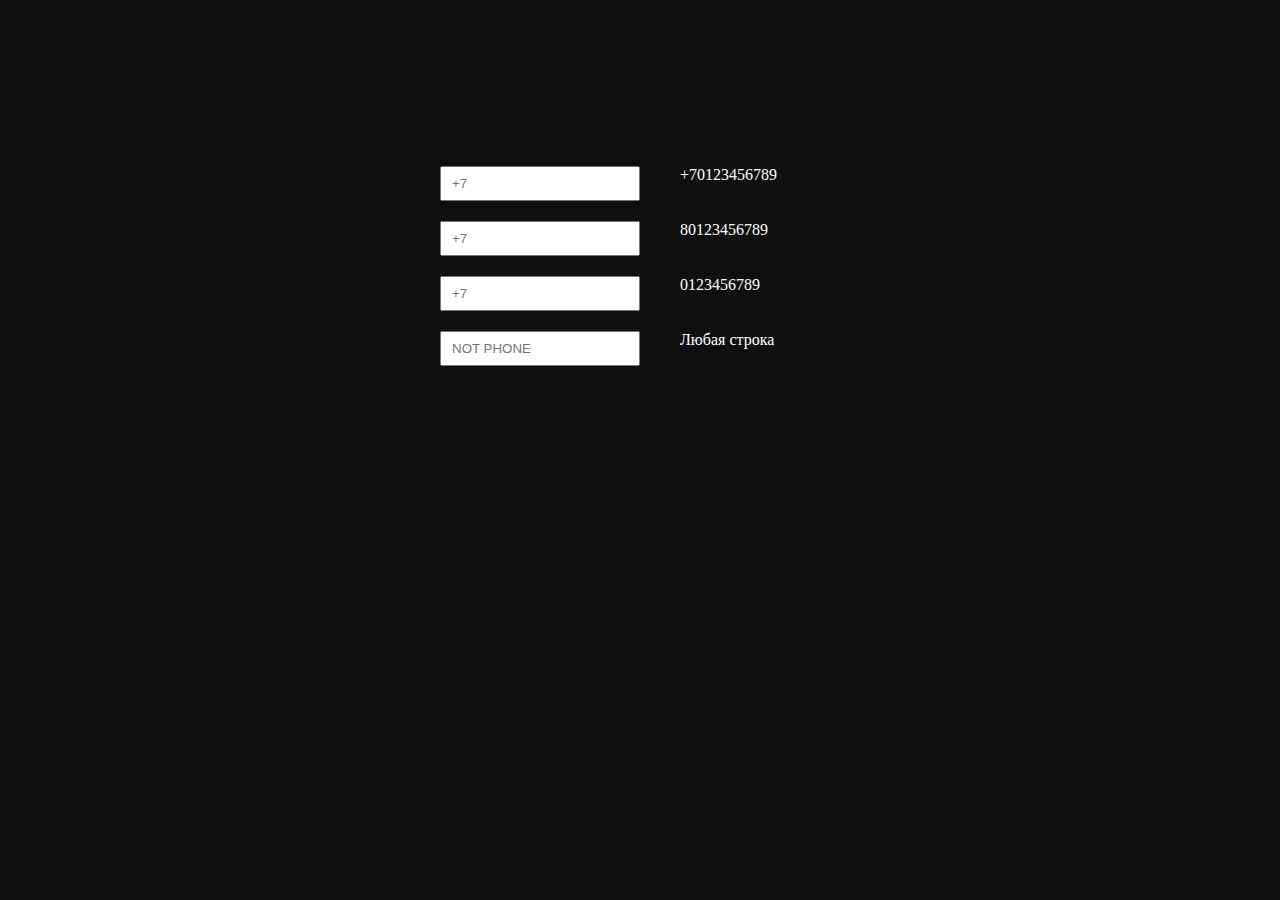
<file: лабораторная 11/index.html>
<!DOCTYPE html>
<html lang="en">
  <head>
    <meta charset="UTF-8" />
    <meta name="viewport" content="width=device-width, initial-scale=1.0" />
    <title>Document</title>
    <style type="text/css">
      body {
        margin: 0;
        background-color: #0f0f0f;
      }

      input {
        box-sizing: border-box;
        padding: 10px;
        margin-bottom: 20px;
        height: 35px;
        width: 200px;
      }

      input:focus {
        outline: none;
      }

      .container {
        display: flex;
        flex-direction: column;
        width: 480px;
        margin-top: 150px;
        margin-right: auto;
        margin-left: auto;
      }

      ul {
        list-style-type: none;
      }

      li {
        display: flex;
        flex-direction: row;
        justify-content: space-between;
        color: white;
      }

      li span {
        width: 200px;
      }
    </style>
  </head>
  <body>
    <div class="container">
      <ul>
        <li>
          <input type="tel" rel="phone" placeholder="+7" />
          <span>+70123456789</span>
        </li>
        <li>
          <input type="tel" rel="phone" placeholder="+7" />
          <span>80123456789</span>
        </li>
        <li>
          <input type="tel" rel="phone" placeholder="+7" />
          <span>0123456789</span>
        </li>
        <li>
          <input type="text" placeholder="NOT PHONE" />
          <span>Любая строка</span>
        </li>
      </ul>
    </div>

    <script src="rel.js"></script>
  </body>
</html>
</file>
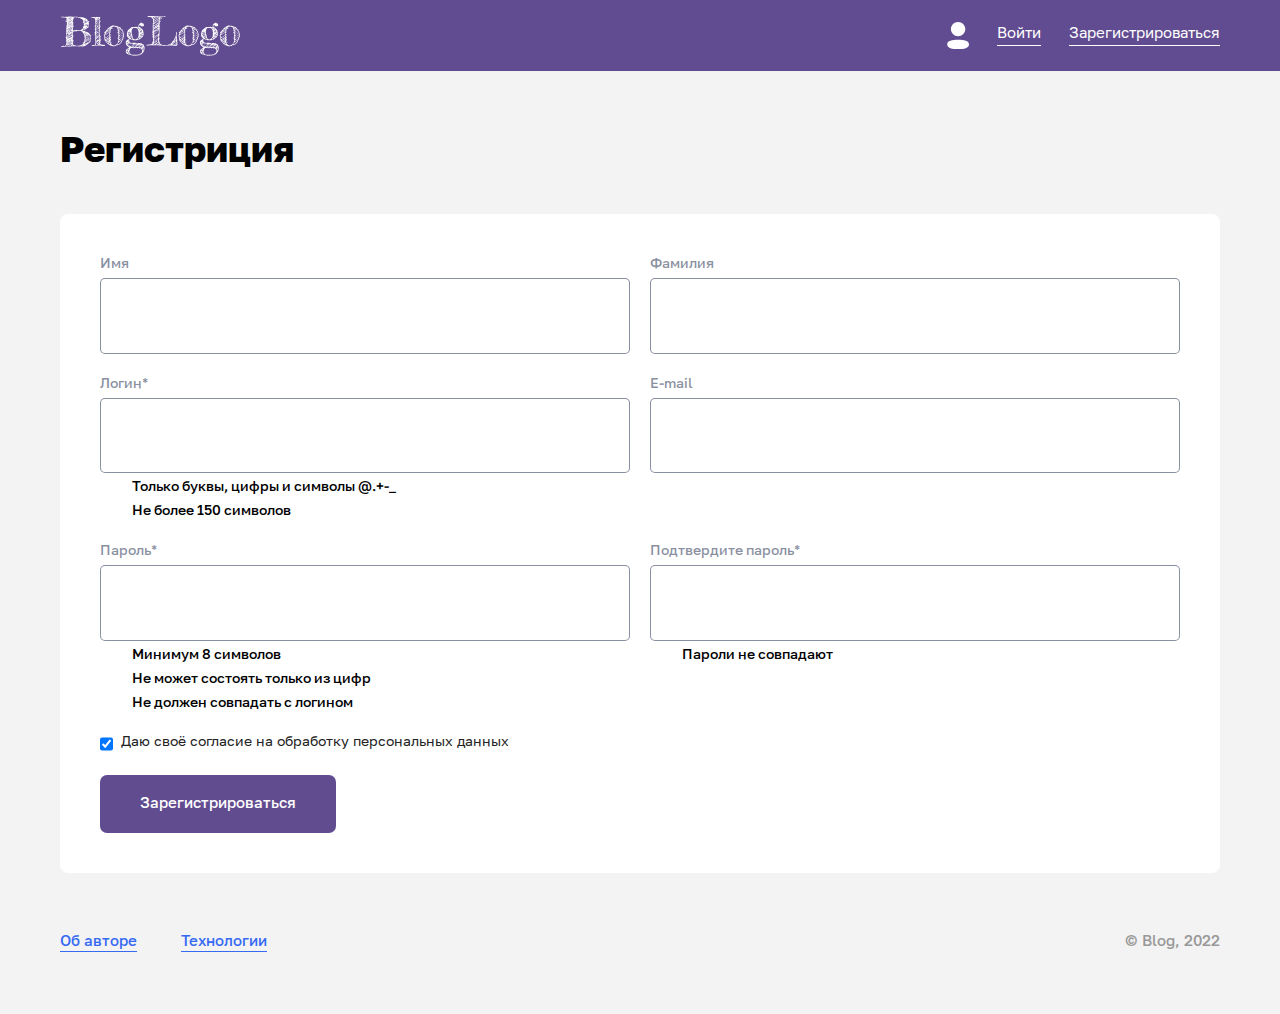
<file: лабораторная 10/index-reg.html>
<!DOCTYPE html>
<html lang="en">
<head>
    <meta charset="UTF-8">
    <meta http-equiv="X-UA-Compatible" content="IE=edge">
    <meta name="viewport" content="width=device-width, initial-scale=1.0">
    <link rel="stylesheet" href="./mian.css">
    <link rel="stylesheet" href="./fount.css">
    <title>Registrashin page</title>
</head>
<body>
    <header>
        <img src="./img/logo.svg" alt="">
        <div class="right_bar">
            <label for="enter">
                <img src="./img/i-user.svg" alt="">
                <a href="#" id="enter">Войти</a>
            </label>
            <a href="#">Зарегистрироваться</a>
        </div>
    </header>
    <main>
        <h1>Регистриция</h1>
            <form action="" method="post" class="regForm">
                <div class="row">
                    <div class="left">
                        <label for="NamePeople">Имя</label>
                        <input type="text" id="NamePeople">
                    </div>
                    <div class="right">
                        <label for="SurnamePeople">Фамилия</label>
                        <input type="text" id="SurnamePeople">
                    </div>
                </div>
                <div class="row">
                    <div class="left">
                        <label for="UserName">Логин*</label>
                        <input class="valid" type="text" id="UserName" required>
                        <span class="Errors_log">
                            <div><span></span>Только буквы, цифры и символы @.+-_</div>
                            <div><span></span>Не более 150 символов</div>
                        </span>                        
                    </div>
                    <div class="right">
                        <label for="EmailAdres">E-mail</label>
                        <input type="email" id="EmailAdres">
                    </div>
                </div>
                <div class="row">
                    <div class="left">
                        <label for="PS">Пароль*</label>
                        <input class="valid" type="password" id="PS" required>
                        <span class="Errors_pas">
                            <div><span></span>Минимум 8 символов</div>
                            <div><span></span>Не может состоять только из цифр</div>
                            <div><span></span>Не должен совпадать с логином</div>
                        </span>   
                    </div>
                    <div class="right">
                        <label for="PS2">Подтвердите пароль*</label>
                        <input class="valid" type="password" id="PS1" required>
                        <span class="Errors_pas1">
                            <div><span></span>Пароли не совпадают</div>
                        </span>  
                    </div>
                </div>
                <div class="row btn">
                    <div class="checked">
                        <label for="ChekedBox">Даю своё согласие на обработку персональных данных</label>
                        <input type="checkbox" id="ChekedBox" checked>
                    </div>
                    <button type="submit">Зарегистрироваться</button>
                </div>
            </form>
    </main>
    <footer>
        <div class="left_foot">
            <a href="#">Об авторе</a>
            <a href="#">Технологии</a>
        </div>
        <div class="right_foot">
            © Blog, 2022
        </div>
    </footer>  
    <script src="./errors chech.js"></script> 
</body>
</html>
</file>
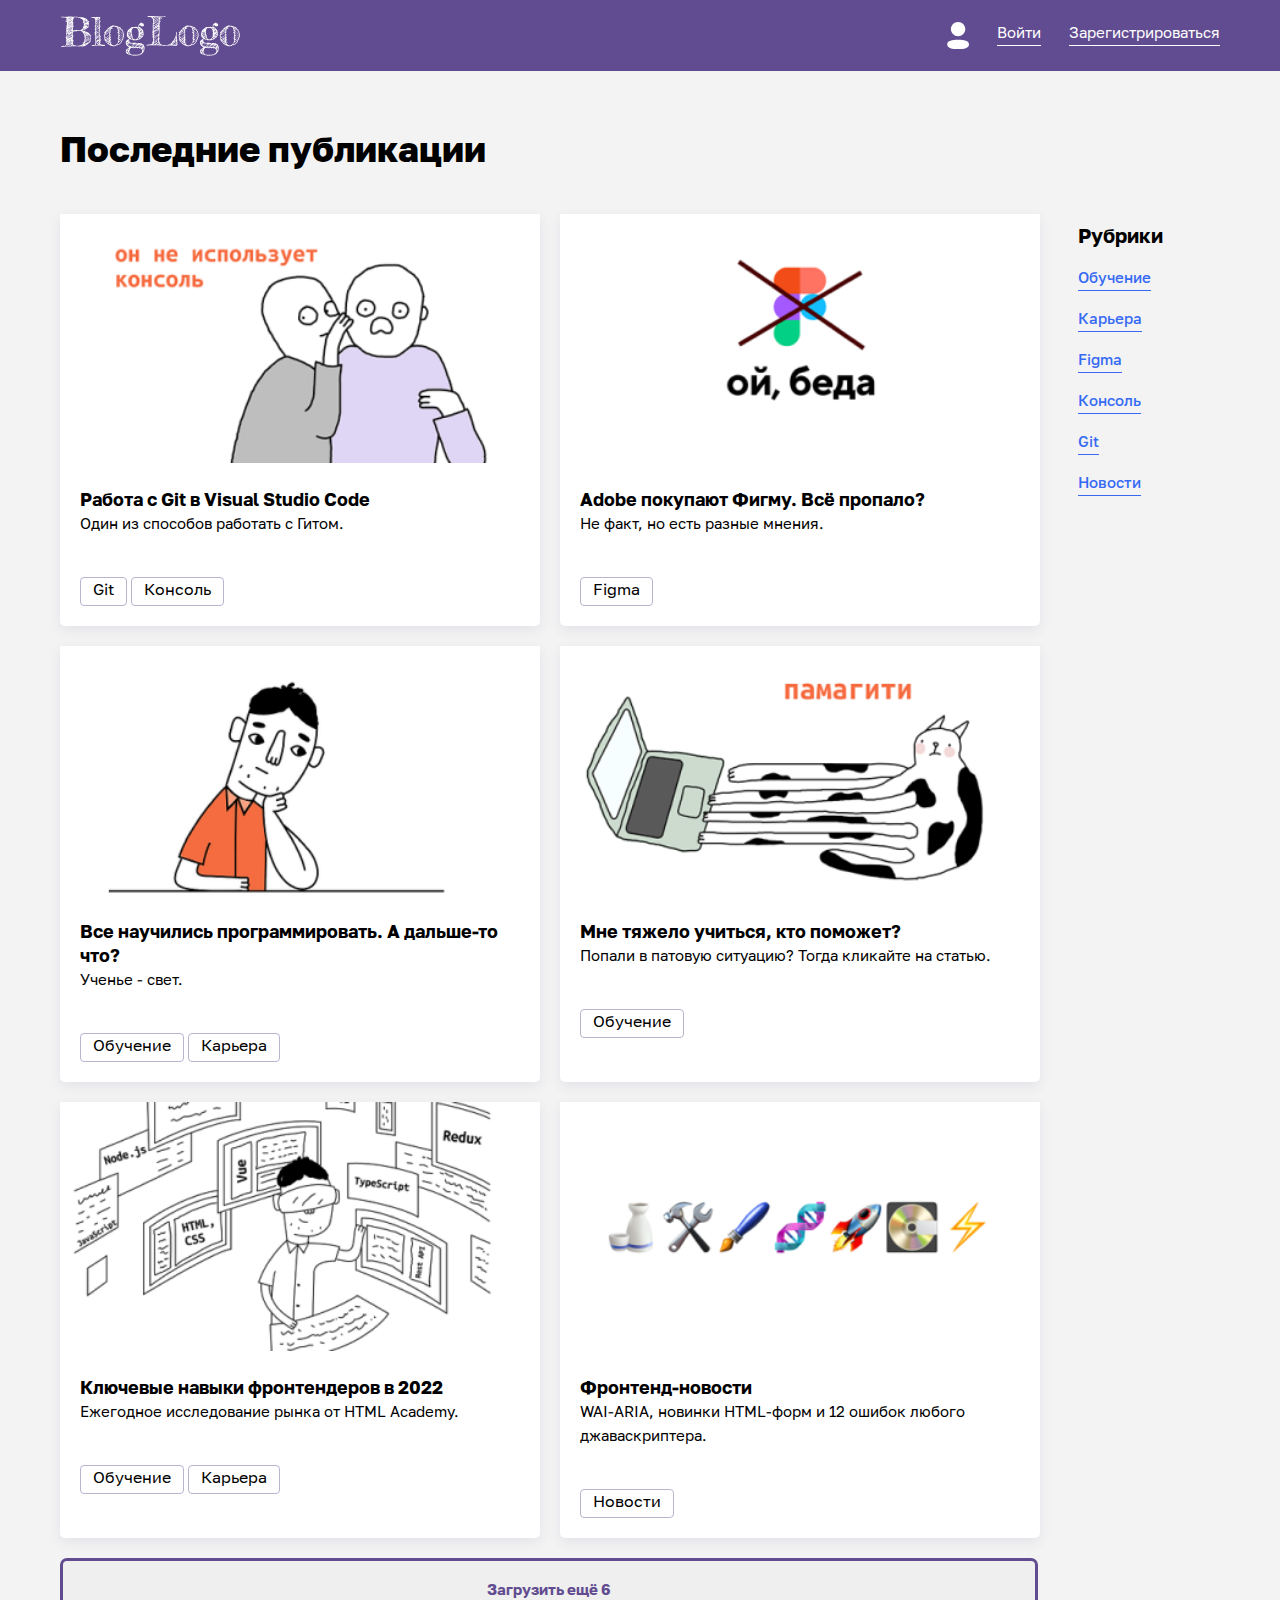
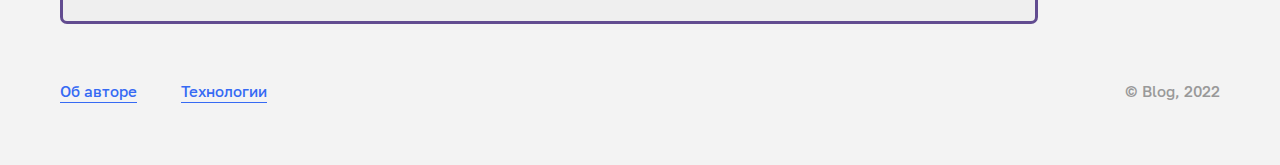
<file: лабораторная 4/main.html>
<!DOCTYPE html>
<html lang="en">
<head>
    <meta charset="UTF-8">
    <meta http-equiv="X-UA-Compatible" content="IE=edge">
    <meta name="viewport" content="width=device-width, initial-scale=1.0">
    <link rel="stylesheet" href="./main.css">
    <link rel="stylesheet" href="./fount.css">
    <title>Main</title>
</head>
<body>
    <header>
        <img src="./img/logo.svg" alt="">
        <div class="right_bar">
            <label for="enter">
                <img src="./img/i-user.svg" alt="">
                <a href="#" id="enter">Войти</a>
            </label>
            <a href="#">Зарегистрироваться</a>
        </div>
    </header>
    <main>
        <h1>Последние публикации</h1>
        <div class="Main">
            <div class="publisher_btn">
                <div class="pubulich_list">
                    <div class="row">
                        <div class="post">
                            <img src="./img/post-1.png" alt="">
                            <div class="infoPost">
                                <div>
                                    <div class="name">Работа с Git в Visual Studio Code</div>
                                    <div class="smallText">Один из способов работать с Гитом.</div>
                                </div>
                                <div class="lb">
                                    <span>Git</span>
                                    <span>Консоль</span>
                                </div>
                            </div>
                        </div>
                        <div class="post">
                            <img src="./img/post-2.png" alt="">
                            <div class="infoPost">
                                <div>
                                    <div class="name">Adobe покупают Фигму. Всё пропало?</div>
                                    <div class="smallText">Не факт, но есть разные мнения.</div>
                                </div>
                                <div class="lb">
                                    <span>Figma</span>
                                </div>
                            </div>
                        </div>
                    </div>
                    <div class="row">
                        <div class="post">
                            <img src="./img/post-3.png" alt="">
                            <div class="infoPost">
                                <div>
                                    <div class="name">Все научились программировать. А дальше-то что?</div>
                                    <div class="smallText">Ученье - свет.</div>
                                </div>
                                <div class="lb">
                                    <span>Обучение</span>
                                    <span>Карьера</span>
                                </div>
                            </div>
                        </div>
                        <div class="post">
                            <img src="./img/post-4.png" alt="">
                            <div class="infoPost">
                                <div>
                                    <div class="name">Мне тяжело учиться, кто поможет?</div>
                                    <div class="smallText">Попали в патовую ситуацию? Тогда кликайте на статью.</div>
                                </div>
                                <div class="lb">
                                    <span>Обучение</span>
                                </div>
                            </div>
                        </div>
                    </div>
                    <div class="row">
                        <div class="post">
                            <img src="./img/post-5.png" alt="">
                            <div class="infoPost">
                                <div>
                                    <div class="name">Ключевые навыки фронтендеров в 2022</div>
                                    <div class="smallText">Ежегодное исследование рынка от HTML Academy.</div>
                                </div>
                                <div class="lb">
                                    <span>Обучение</span>
                                    <span>Карьера</span>
                                </div>
                            </div>
                        </div>
                        <div class="post">
                            <img src="./img/post-6.png" alt="">
                            <div class="infoPost">
                                <div>
                                    <div class="name">Фронтенд-новости</div>
                                    <div class="smallText">WAI-ARIA, новинки HTML-форм и 12 ошибок любого джаваскриптера.</div>
                                </div>
                                <div class="lb">
                                    <span>Новости</span>
                                </div>
                            </div>
                        </div>
                    </div>
                </div>
                <div class="row-btn">
                    <button>Загрузить ещё 6</button>
                </div>              
            </div>
            <div class="rubrics">
                <h4>Рубрики</h4>
                <a href="#" class="rubric">Обучение</a>
                <a href="#" class="rubric">Карьера</a>
                <a href="#" class="rubric">Figma</a>
                <a href="#" class="rubric">Консоль</a>
                <a href="#" class="rubric">Git</a>
                <a href="#" class="rubric">Новости</a>
            </div>
        </div>
    </main>
    <footer>
        <div class="left_foot">
            <a href="#">Об авторе</a>
            <a href="#">Технологии</a>
        </div>
        <div class="right_foot">
            © Blog, 2022
        </div>
    </footer>

    <script src="./mian.js"></script>
</body>
</html>
</file>
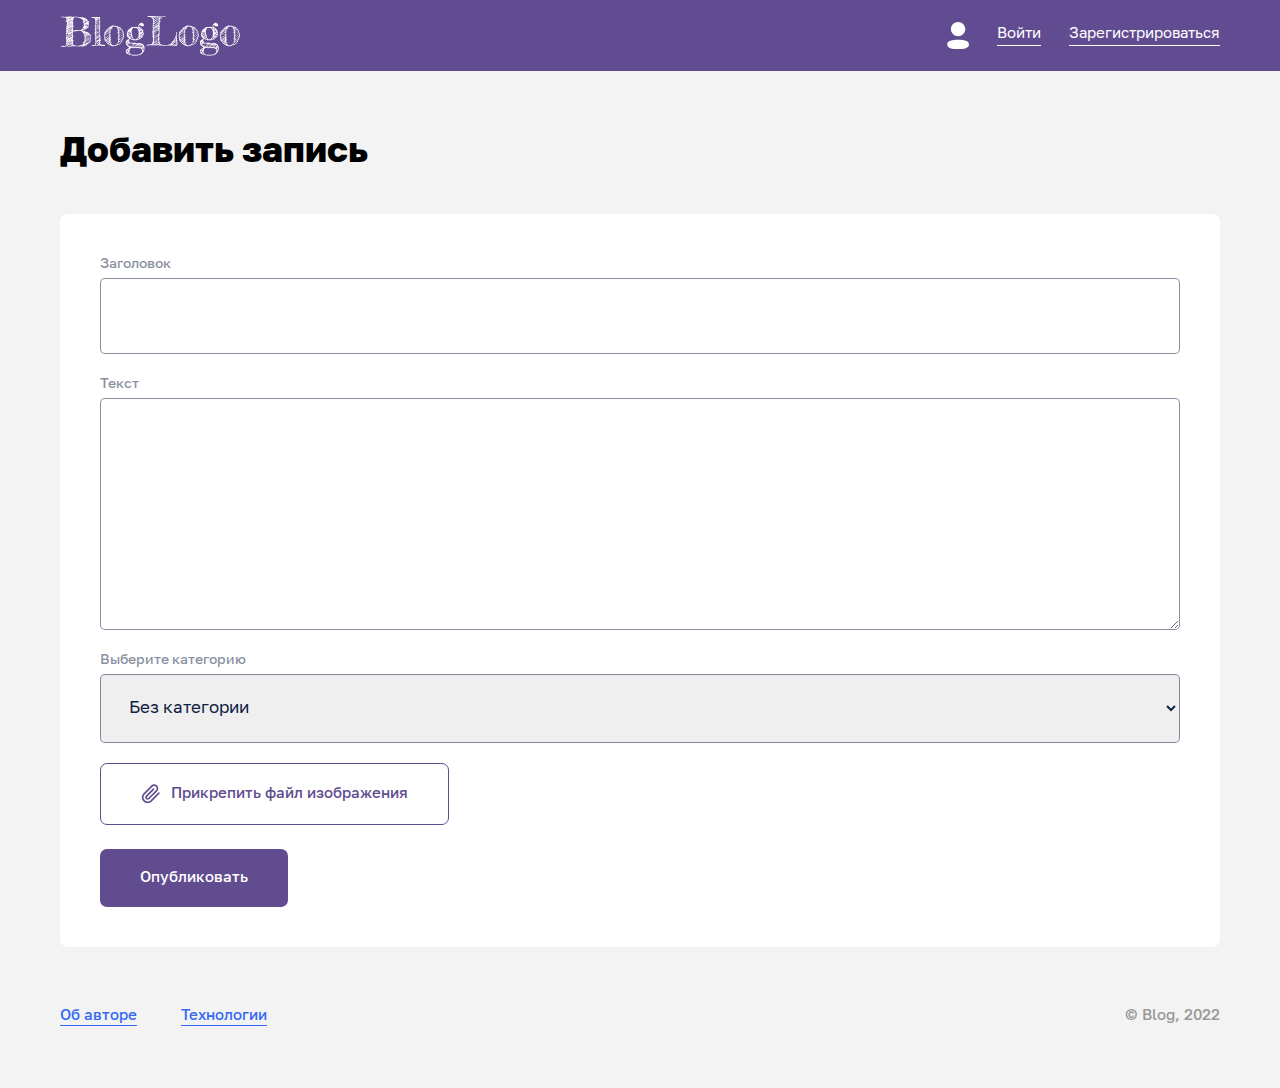
<file: лабораторная 5/index-post.html>
<!DOCTYPE html>
<html lang="en">
<head>
    <meta charset="UTF-8">
    <meta http-equiv="X-UA-Compatible" content="IE=edge">
    <meta name="viewport" content="width=device-width, initial-scale=1.0">
    <link rel="stylesheet" href="./mian.css">
    <link rel="stylesheet" href="./fount.css">
    <title>Registrashin page</title>
</head>
<body>
    <header>
        <img src="./img/logo.svg" alt="">
        <div class="right_bar">
            <label for="enter">
                <img src="./img/i-user.svg" alt="">
                <a href="#" id="enter">Войти</a>
            </label>
            <a href="#">Зарегистрироваться</a>
        </div>
    </header>
    <main>
        <h1>Добавить запись</h1>
            <form action="" method="post" class="postForm">
                <div class="row">
                    <div class="left">
                        <label for="Titel">Заголовок</label>
                        <input type="text" id="Titel" required>
                    </div>
                </div>
                <div class="row">
                    <div class="left">
                        <label for="TextAr">Текст</label>
                        <textarea id="TextAr"></textarea>                      
                    </div>
                </div>
                <div class="row select">
                    <label for="SelectCategory">Выберите категорию</label>
                    <select id="SelectCategory">
                        <option value="none">Без категории</option>
                        <option value="Git">Git</option>
                        <option value="Figma">Figma</option>
                    </select>
                </div>
                <div class="row btn">
                    <div class="IMG">
                        <label for="ImgPost"> <img src="./img/paperclip.svg" alt=""> Прикрепить файл изображения</label>
                        <input type="file" id="ImgPost" multiple accept="image/*">
                    </div>
                    <button type="submit">Опубликовать</button>
                </div>
            </form>
    </main>
    <footer>
        <div class="left_foot">
            <a href="#">Об авторе</a>
            <a href="#">Технологии</a>
        </div>
        <div class="right_foot">
            © Blog, 2022
        </div>
    </footer>   
</body>
</html>
</file>
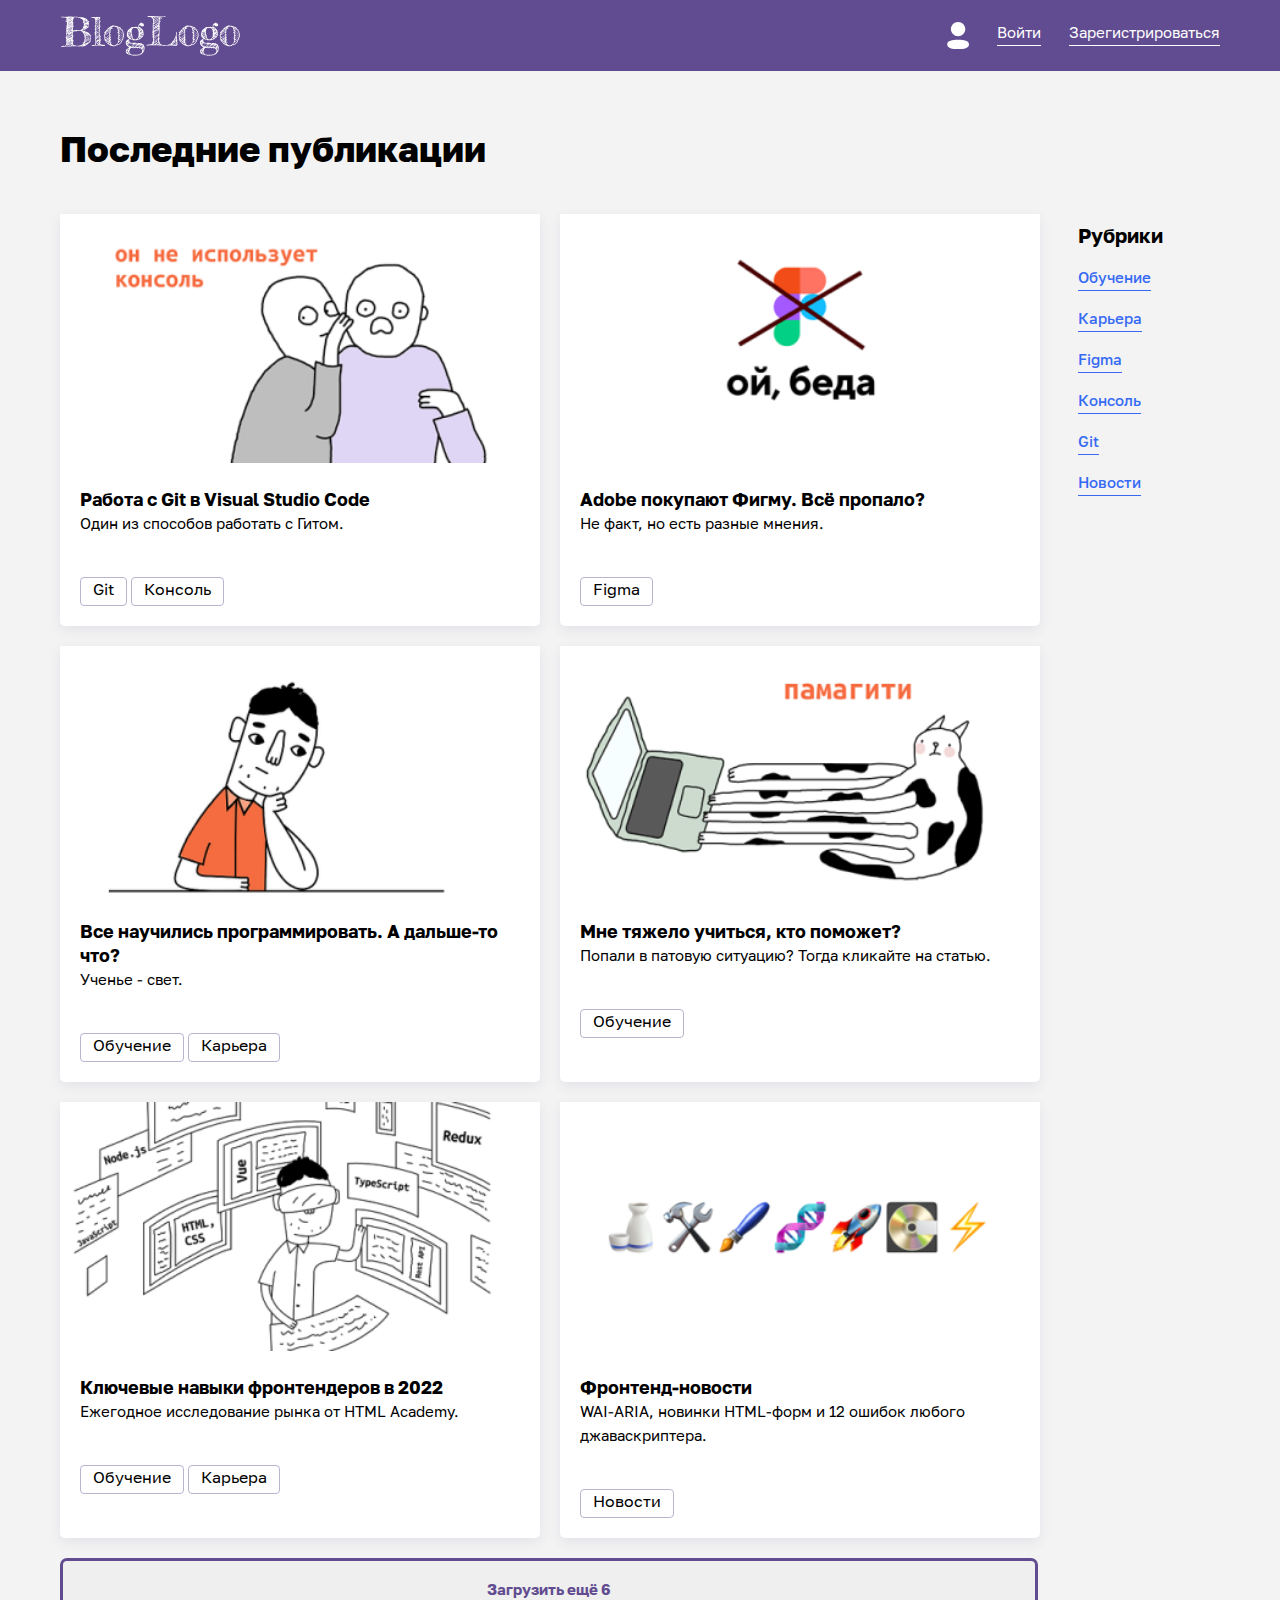
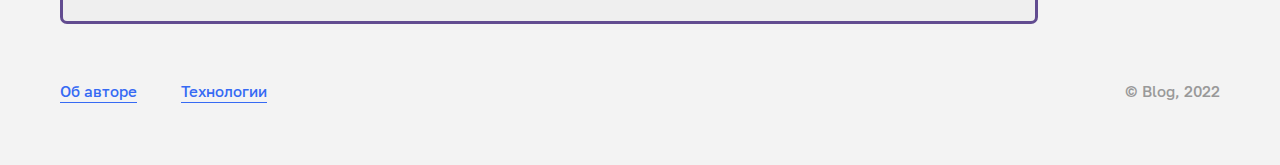
<file: лабораторная 6/main.html>
<!DOCTYPE html>
<html lang="en">
<head>
    <meta charset="UTF-8">
    <meta http-equiv="X-UA-Compatible" content="IE=edge">
    <meta name="viewport" content="width=device-width, initial-scale=1.0">
    <link rel="stylesheet" href="./main.css">
    <link rel="stylesheet" href="./fount.css">
    <title>Main Auth lab6</title>
</head>
<body>
    <header>
        <img src="./img/logo.svg" alt="">
        <div class="right_bar">
            <label for="enter">
                <img src="./img/i-user.svg" alt="">
                <a href="#" id="enter">Войти</a>
            </label>
            <a href="#">Зарегистрироваться</a>
        </div>
    </header>
    <div class="overlayAuth">
        <div class="mWin">
            <div class="header_mWin">
                <div class="drag-zone">
                    Вход
                </div>
                    <img id="closeIcon" src="./img/Close Icon.svg" alt="">
            </div>
            <form action="" method="post" class="form_mWin">
                <label for="login">Логин</label>
                    <input type="text" name="Login" id="login">
                <label for="Password">Пароль</label>
                    <input type="password" name="pass" id="Password">
                <div class="btn_block_mWin">
                    <button>Войти</button>
                    <button>Забыли пароль?</button>
                </div>
            </form>
        </div>
    </div>
    <main>
        <h1>Последние публикации</h1>
        <div class="Main">
            <div class="publisher_btn">
                <div class="pubulich_list">
                    <div class="row">
                        <div class="post">
                            <img src="./img/post-1.png" alt="">
                            <div class="infoPost">
                                <div>
                                    <div class="name">Работа с Git в Visual Studio Code</div>
                                    <div class="smallText">Один из способов работать с Гитом.</div>
                                </div>
                                <div class="lb">
                                    <span>Git</span>
                                    <span>Консоль</span>
                                </div>
                            </div>
                        </div>
                        <div class="post">
                            <img src="./img/post-2.png" alt="">
                            <div class="infoPost">
                                <div>
                                    <div class="name">Adobe покупают Фигму. Всё пропало?</div>
                                    <div class="smallText">Не факт, но есть разные мнения.</div>
                                </div>
                                <div class="lb">
                                    <span>Figma</span>
                                </div>
                            </div>
                        </div>
                    </div>
                    <div class="row">
                        <div class="post">
                            <img src="./img/post-3.png" alt="">
                            <div class="infoPost">
                                <div>
                                    <div class="name">Все научились программировать. А дальше-то что?</div>
                                    <div class="smallText">Ученье - свет.</div>
                                </div>
                                <div class="lb">
                                    <span>Обучение</span>
                                    <span>Карьера</span>
                                </div>
                            </div>
                        </div>
                        <div class="post">
                            <img src="./img/post-4.png" alt="">
                            <div class="infoPost">
                                <div>
                                    <div class="name">Мне тяжело учиться, кто поможет?</div>
                                    <div class="smallText">Попали в патовую ситуацию? Тогда кликайте на статью.</div>
                                </div>
                                <div class="lb">
                                    <span>Обучение</span>
                                </div>
                            </div>
                        </div>
                    </div>
                    <div class="row">
                        <div class="post">
                            <img src="./img/post-5.png" alt="">
                            <div class="infoPost">
                                <div>
                                    <div class="name">Ключевые навыки фронтендеров в 2022</div>
                                    <div class="smallText">Ежегодное исследование рынка от HTML Academy.</div>
                                </div>
                                <div class="lb">
                                    <span>Обучение</span>
                                    <span>Карьера</span>
                                </div>
                            </div>
                        </div>
                        <div class="post">
                            <img src="./img/post-6.png" alt="">
                            <div class="infoPost">
                                <div>
                                    <div class="name">Фронтенд-новости</div>
                                    <div class="smallText">WAI-ARIA, новинки HTML-форм и 12 ошибок любого джаваскриптера.</div>
                                </div>
                                <div class="lb">
                                    <span>Новости</span>
                                </div>
                            </div>
                        </div>
                    </div>
                </div>
                <div class="row-btn">
                    <button>Загрузить ещё 6</button>
                </div>              
            </div>
            <div class="rubrics">
                <h4>Рубрики</h4>
                <a href="#" class="rubric">Обучение</a>
                <a href="#" class="rubric">Карьера</a>
                <a href="#" class="rubric">Figma</a>
                <a href="#" class="rubric">Консоль</a>
                <a href="#" class="rubric">Git</a>
                <a href="#" class="rubric">Новости</a>
            </div>
        </div>
    </main>
    <footer>
        <div class="left_foot">
            <a href="#">Об авторе</a>
            <a href="#">Технологии</a>
        </div>
        <div class="right_foot">
            © Blog, 2022
        </div>
    </footer>

    <script src="./mian.js"></script>
</body>
</html>
</file>
<file: лабораторная 10/mian.css>
body,
body *{
    margin: 0;
    padding: 0;
    box-sizing: border-box;
}
body{
    display: flex;
    flex-direction: column;
    gap: 60px;
    background: #F3F3F3;
}
a{
    cursor: pointer;
    text-decoration: none;
    padding-bottom: 2px;
    border-bottom: 1px solid;
}

a:hover{
    border: none;
}

header{
    display: flex;
    align-items: center;
    justify-content: space-between;
    background: #624C91;
    padding: 15px 60px;
}

label{
    display: flex;
    align-items: center;
    gap: 28px;
    margin-right: 28px;
}

.right_bar{
    display: flex;
    align-items: center;
}

.right_bar *{
    font-size: 15px;
    line-height: 18px;
    color: #FFFFFF;
}

footer{
    display: flex;
    justify-content: space-between;
    padding: 0 60px 62px 60px;
}

.left_foot *{
    font-weight: 500;
    font-size: 15px;
    line-height: 18px;
    color: #366AF3; 
    margin-right: 40px;
}

.right_foot{
    font-weight: 500;
    font-size: 15px;
    line-height: 18px;
    color: #999999;
}

main{
    display: flex;
    flex-direction: column;
    padding: 0px 60px;
    gap: 40px;
}

main>h1{
    font-weight: 777;
    font-size: 36px;
    line-height: 43px;
    color: #000000;
}

main>form{
    display: flex;
    flex-direction: column;
    padding: 40px;
    gap: 20px;

    background: #FFFFFF;
    border-radius: 8px;
}

.row{
    display: flex;
    gap: 20px;
    width: 100%;
}

.row label{
    width: fit-content;
    font-weight: 500;
    font-size: 14px;
    line-height: 20px;
    color: rgba(17, 34, 68, 0.5);
    margin-bottom: 4px;
}

.row div,
div>input{
    width: 100%;
}

div>input{
    display: flex;
    padding: 24px 0px 24px 24px;
    gap: 10px;
    border: 1px solid rgba(17, 34, 68, 0.5);
    border-radius: 5px;
    font-weight: 400;
    font-size: 17px;
    line-height: 150%;
    color: #112244;
}

#ChekedBox{
    width: fit-content;
}

.checked{
    display: flex;
    justify-content: flex-end;
    flex-direction: row-reverse;
    gap: 8px;
}

.checked>label{
    font-weight: 400;
    font-size: 14px;
    line-height: 18px;
    color: #222222;
}

.btn{
    display: flex;
    flex-direction: column;
}

.row>button{
    display: flex;
    width: fit-content;
    padding: 20px 40px;
    gap: 10px;
    background: #624C90;
    border-radius: 7px;
    font-weight: 500;
    font-size: 15px;
    line-height: 18px;
    color: #FFFFFF;
    border: none;
}

.row>button:disabled{
    background: #CCCCCC;
}



/*Добавление записи*/

textarea{
    display: flex;
    width: 100%;
    max-width: 100%;
    height: 232px;
    padding: 24px;
    gap: 10px;
    border: 1px solid rgba(17, 34, 68, 0.5);
    border-radius: 5px;
    font-weight: 400;
    font-size: 17px;
    line-height: 150%;
    color: #112244;
}

.select{
    flex-direction: column;
    gap: 0px;
}

.select select{
    padding: 24px 48px 24px 24px;
    gap: 10px;
    isolation: isolate;

    border: 1px solid rgba(17, 34, 68, 0.5);
    border-radius: 5px;
    font-weight: 400;
    font-size: 17px;
    line-height: 150%;
    color: #112244;
}

.IMG>label{
    gap: 10px;
    font-weight: 500;
    font-size: 15px;
    line-height: 20px;
    color: #624C90;
    padding: 20px 40px;

    border: 1px solid #624C90;
    border-radius: 7px;
}

.IMG>input{
    display: none;
}

.row>div>span>div{
    display: flex;
    align-items: center;
    gap: 8px;
    padding: 4px 0px 0px 24px;
    font-weight: 500;
    font-size: 14px;
    line-height: 20px;
}
</file>
<file: лабораторная 10/fount.css>
@font-face {
    font-family: Golos Text VF; 
    src: url(./Golos-Text_VF.ttf); 
}

@font-face {
    font-family: Golos UI VF; 
    src: url(./Golos-UI_VF.ttf); 
}

body,
body *{
    font-family: Golos Text VF;
}
</file>
<file: лабораторная 4/main.css>
body,
body *{
    margin: 0;
    padding: 0;
    box-sizing: border-box;
}
a{
    cursor: pointer;
    text-decoration: none;
    padding-bottom: 2px;
    border-bottom: 1px solid;
}

a:hover{
    border: none;
}
div>img{
    width: 100%;
}

header{
    display: flex;
    align-items: center;
    justify-content: space-between;
    background: #624C91;
    padding: 15px 60px;
}

label{
    display: flex;
    align-items: center;
    gap: 28px;
    margin-right: 28px;
}

.right_bar{
    display: flex;
    align-items: center;
}

.right_bar *{
    font-size: 15px;
    line-height: 18px;
    color: #FFFFFF;
}

footer{
    display: flex;
    justify-content: space-between;
    padding: 0 60px 62px 60px;
    background: #F3F3F3;
}

.left_foot *{
    font-weight: 500;
    font-size: 15px;
    line-height: 18px;
    color: #366AF3; 
    margin-right: 40px;
}

.right_foot{
    font-weight: 500;
    font-size: 15px;
    line-height: 18px;
    color: #999999;
}

main{
    padding: 60px;
    background: #F3F3F3;
}

main>h1{
    font-weight: 777;
    font-size: 36px;
    line-height: 43px;

    color: #000000;
}

.Main{
    display: flex;
    justify-content: space-between;
    margin-top: 40px;
}

.pubulich_list{
    display: flex;
    flex-wrap: wrap;
    gap: 20px;
    width: 76.4vw;
}

.row{
    width: fit-content;
    display: flex;
    justify-content: space-between;
    gap: 20px;
    
}
.post{
    width: 37.5vw;
    background: #FFFFFF;
    box-shadow: 0px 4px 12px rgba(98, 76, 144, 0.1);
    border-radius: 5px;
}

.infoPost{
    display: flex;
    flex-direction: column;
    padding: 20px;
    gap: 40px;
}

.name{
    font-weight: 700;
    font-size: 18px;
    line-height: 24px;
    color: #000000;
}

.smallText{
    font-weight: 400;
    font-size: 15px;
    line-height: 24px;
    color: #000000;
}
.lb{
    display: flex;
}

.lb span{
    display: flex;
    width: fit-content;
    justify-content: center;
    padding: 4px 12px;
    gap: 10px;
    margin-right: 4px;
    border: 1px solid #BCB3CE;
    border-radius: 4px;
}

.rubrics{
    display: flex;
    flex-direction: column;
    width: 20vw;
    padding: 12px 0px 12px 20px;
    gap: 20px;
}

.rubrics h4{
    font-weight: 700;
    font-size: 20px;
    line-height: 24px;
    color: #000000;
}

.rubrics a{
    width: fit-content;
    font-weight: 500;
    font-size: 15px;
    line-height: 18px;
    color: #366AF3;
}

.publisher_btn{
    width: fit-content;
    margin-right: 20px;
}

.row-btn{
    margin-top: 20px;
}

.row-btn,
.row-btn button{
    width: 100%;
    height: fit-content;
}

.row-btn button{
    padding: 21px 0;
    border: 3px solid #624C90;
    border-radius: 7px;
    font-weight: 700;
    font-size: 15px;
    line-height: 18px;
    color: #624C90;
}
</file>
<file: лабораторная 4/fount.css>
@font-face {
    font-family: Golos Text VF; 
    src: url(./Golos-Text_VF.ttf); 
}

@font-face {
    font-family: Golos UI VF; 
    src: url(./Golos-UI_VF.ttf); 
}

body,
body *{
    font-family: Golos Text VF;
}
</file>
<file: лабораторная 5/mian.css>
body,
body *{
    margin: 0;
    padding: 0;
    box-sizing: border-box;
}
body{
    display: flex;
    flex-direction: column;
    gap: 60px;
    background: #F3F3F3;
}
a{
    cursor: pointer;
    text-decoration: none;
    padding-bottom: 2px;
    border-bottom: 1px solid;
}

a:hover{
    border: none;
}

header{
    display: flex;
    align-items: center;
    justify-content: space-between;
    background: #624C91;
    padding: 15px 60px;
}

label{
    display: flex;
    align-items: center;
    gap: 28px;
    margin-right: 28px;
}

.right_bar{
    display: flex;
    align-items: center;
}

.right_bar *{
    font-size: 15px;
    line-height: 18px;
    color: #FFFFFF;
}

footer{
    display: flex;
    justify-content: space-between;
    padding: 0 60px 62px 60px;
}

.left_foot *{
    font-weight: 500;
    font-size: 15px;
    line-height: 18px;
    color: #366AF3; 
    margin-right: 40px;
}

.right_foot{
    font-weight: 500;
    font-size: 15px;
    line-height: 18px;
    color: #999999;
}

main{
    display: flex;
    flex-direction: column;
    padding: 0px 60px;
    gap: 40px;
}

main>h1{
    font-weight: 777;
    font-size: 36px;
    line-height: 43px;
    color: #000000;
}

main>form{
    display: flex;
    flex-direction: column;
    padding: 40px;
    gap: 20px;

    background: #FFFFFF;
    border-radius: 8px;
}

.row{
    display: flex;
    gap: 20px;
    width: 100%;
}

.row label{
    width: fit-content;
    font-weight: 500;
    font-size: 14px;
    line-height: 20px;
    color: rgba(17, 34, 68, 0.5);
    margin-bottom: 4px;
}

.row div,
div>input{
    width: 100%;
}

div>input{
    display: flex;
    padding: 24px 0px 24px 24px;
    gap: 10px;
    border: 1px solid rgba(17, 34, 68, 0.5);
    border-radius: 5px;
    font-weight: 400;
    font-size: 17px;
    line-height: 150%;
    color: #112244;
}

#ChekedBox{
    width: fit-content;
}

.checked{
    display: flex;
    justify-content: flex-end;
    flex-direction: row-reverse;
    gap: 8px;
}

.checked>label{
    font-weight: 400;
    font-size: 14px;
    line-height: 18px;
    color: #222222;
}

.btn{
    display: flex;
    flex-direction: column;
}

.row>button{
    display: flex;
    width: fit-content;
    padding: 20px 40px;
    gap: 10px;
    background: #624C90;
    border-radius: 7px;
    font-weight: 500;
    font-size: 15px;
    line-height: 18px;
    color: #FFFFFF;
    border: none;
}

.row>button:disabled{
    background: #CCCCCC;
}



/*Добавление записи*/

textarea{
    display: flex;
    width: 100%;
    max-width: 100%;
    height: 232px;
    padding: 24px;
    gap: 10px;
    border: 1px solid rgba(17, 34, 68, 0.5);
    border-radius: 5px;
    font-weight: 400;
    font-size: 17px;
    line-height: 150%;
    color: #112244;
}

.select{
    flex-direction: column;
    gap: 0px;
}

.select select{
    padding: 24px 48px 24px 24px;
    gap: 10px;
    isolation: isolate;

    border: 1px solid rgba(17, 34, 68, 0.5);
    border-radius: 5px;
    font-weight: 400;
    font-size: 17px;
    line-height: 150%;
    color: #112244;
}

.IMG>label{
    gap: 10px;
    font-weight: 500;
    font-size: 15px;
    line-height: 20px;
    color: #624C90;
    padding: 20px 40px;

    border: 1px solid #624C90;
    border-radius: 7px;
}

.IMG>input{
    display: none;
}

.row>div>span>div{
    display: flex;
    align-items: center;
    gap: 8px;
    padding: 4px 0px 0px 24px;
    font-weight: 500;
    font-size: 14px;
    line-height: 20px;
}
</file>
<file: лабораторная 5/fount.css>
@font-face {
    font-family: Golos Text VF; 
    src: url(./Golos-Text_VF.ttf); 
}

@font-face {
    font-family: Golos UI VF; 
    src: url(./Golos-UI_VF.ttf); 
}

body,
body *{
    font-family: Golos Text VF;
}
</file>
<file: лабораторная 6/main.css>
body,
body *{
    margin: 0;
    padding: 0;
    box-sizing: border-box;
}
a{
    cursor: pointer;
    text-decoration: none;
    padding-bottom: 2px;
    border-bottom: 1px solid;
}

a:hover{
    border: none;
}
main>div img{
    width: 100%;
}

header{
    display: flex;
    align-items: center;
    justify-content: space-between;
    background: #624C91;
    padding: 15px 60px;
}

label{
    display: flex;
    align-items: center;
    gap: 28px;
    margin-right: 28px;
}

.right_bar{
    display: flex;
    align-items: center;
}

.right_bar *{
    font-size: 15px;
    line-height: 18px;
    color: #FFFFFF;
}

footer{
    display: flex;
    justify-content: space-between;
    padding: 0 60px 62px 60px;
    background: #F3F3F3;
}

.left_foot *{
    font-weight: 500;
    font-size: 15px;
    line-height: 18px;
    color: #366AF3; 
    margin-right: 40px;
}

.right_foot{
    font-weight: 500;
    font-size: 15px;
    line-height: 18px;
    color: #999999;
}

main{
    padding: 60px;
    background: #F3F3F3;
}

main>h1{
    font-weight: 777;
    font-size: 36px;
    line-height: 43px;

    color: #000000;
}

.Main{
    display: flex;
    justify-content: space-between;
    margin-top: 40px;
}

.pubulich_list{
    display: flex;
    flex-wrap: wrap;
    gap: 20px;
    width: 76.4vw;
}

.row{
    width: fit-content;
    display: flex;
    justify-content: space-between;
    gap: 20px;
    
}
.post{
    width: 37.5vw;
    background: #FFFFFF;
    box-shadow: 0px 4px 12px rgba(98, 76, 144, 0.1);
    border-radius: 5px;
}

.infoPost{
    display: flex;
    flex-direction: column;
    padding: 20px;
    gap: 40px;
}

.name{
    font-weight: 700;
    font-size: 18px;
    line-height: 24px;
    color: #000000;
}

.smallText{
    font-weight: 400;
    font-size: 15px;
    line-height: 24px;
    color: #000000;
}
.lb{
    display: flex;
}

.lb span{
    display: flex;
    width: fit-content;
    justify-content: center;
    padding: 4px 12px;
    gap: 10px;
    margin-right: 4px;
    border: 1px solid #BCB3CE;
    border-radius: 4px;
}

.rubrics{
    display: flex;
    flex-direction: column;
    width: 20vw;
    padding: 12px 0px 12px 20px;
    gap: 20px;
}

.rubrics h4{
    font-weight: 700;
    font-size: 20px;
    line-height: 24px;
    color: #000000;
}

.rubrics a{
    width: fit-content;
    font-weight: 500;
    font-size: 15px;
    line-height: 18px;
    color: #366AF3;
}

.publisher_btn{
    width: fit-content;
    margin-right: 20px;
}

.row-btn{
    margin-top: 20px;
}

.row-btn,
.row-btn button{
    width: 100%;
    height: fit-content;
}

.row-btn button{
    padding: 21px 0;
    border: 3px solid #624C90;
    border-radius: 7px;
    font-weight: 700;
    font-size: 15px;
    line-height: 18px;
    color: #624C90;
}

/*Modal*/
.overlayAuth.open,
.mWin.open{
    display: flex;
}
.overlayAuth{
    position: fixed;
    top: 0;
    right: 0;
    width: 100vw;
    height: 100vh;
    background: rgba(98, 76, 144, 0.7);
    display: none;
    justify-content: center;
}

.mWin{
    position: absolute;
    top: 200px;

    display: none;
    flex-direction: column;
    width: 480px;
    gap: 28px;

    background: #FFFFFF;
    box-shadow: 0px 8px 24px rgba(98, 76, 144, 0.5);
    border-radius: 8px;
}

.header_mWin{
    width: 100%;
    height: fit-content;
    display: flex;
    justify-content: space-between;
    align-items: center;
}

.header_mWin>img{
    padding: 28px 32px 0 0;
}

.drag-zone{
    width: 100%;
    padding: 28px 0 0 32px;
    font-weight: 777;
    font-size: 24px;
    line-height: 24px;
    color: #000000;
    cursor: pointer;
}

.form_mWin{
    display: flex;
    flex-direction: column;
    gap: 16px;
    padding: 0 32px 28px 32px;
}

.form_mWin label{
    margin-bottom: 4px;
    font-weight: 500;
    font-size: 14px;
    line-height: 20px;
    color: rgba(17, 34, 68, 0.5);
}

.form_mWin input{
    display: flex;
    padding: 24px 0px 24px 24px;
    gap: 10px;
    border: 1px solid rgba(17, 34, 68, 0.5);
    border-radius: 5px;
}



.btn_block_mWin button{
    width: fit-content;
    padding: 20px 40px;
    border: none;
    font-weight: 500;
    font-size: 15px;
    line-height: 18px;
    border-radius: 7px;
}

.btn_block_mWin button:first-child{
    background: #624C90;
    color: #FFFFFF;
    margin-right: 16px;
}

.btn_block_mWin button:last-child{
    padding: 20px 0;
    color: #472A85;
    background: transparent;
}
</file>
<file: лабораторная 6/fount.css>
@font-face {
    font-family: Golos Text VF; 
    src: url(./Golos-Text_VF.ttf); 
}

@font-face {
    font-family: Golos UI VF; 
    src: url(./Golos-UI_VF.ttf); 
}

body,
body *{
    font-family: Golos Text VF;
}
</file>
